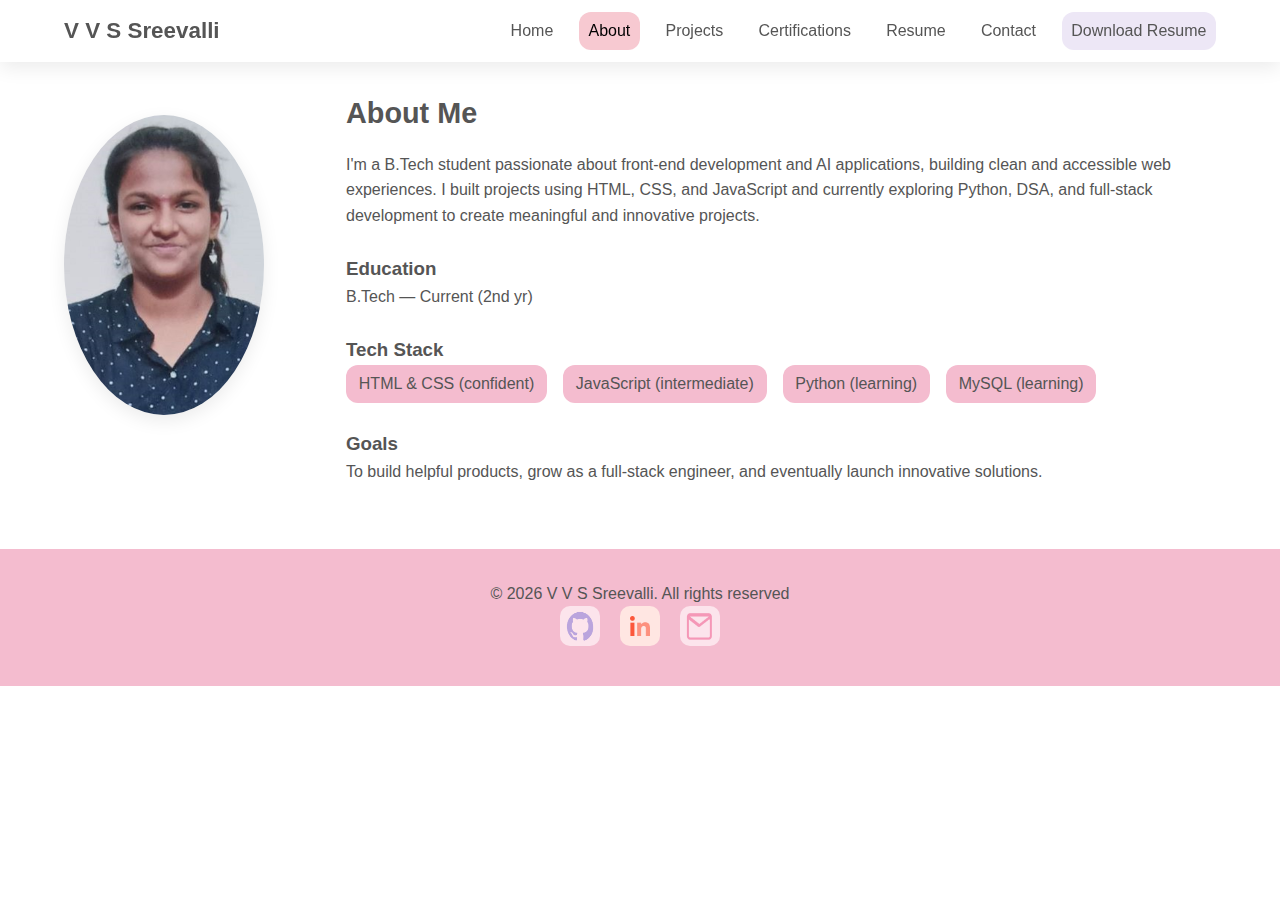
<file: about.html>
<!-- ===== FILE: about.html ===== -->
 <!doctype html>
<html lang="en">
<head>
<meta charset="utf-8">
<meta name="viewport" content="width=device-width, initial-scale=1">
<title>About — V V S Sreevalli</title>
<link rel="stylesheet" href="assets/css/style.css">
</head>
<body>
<header class="navbar fixed">
<div class="container nav-inner">
<a href="index.html" class="brand">V V S Sreevalli</a>
<nav class="nav-links" id="navLinks2">
<a href="index.html">Home</a>
<a href="about.html" class="active">About</a>
<a href="projects.html">Projects</a>
<a href="certifications.html">Certifications</a>
<a href="resume.html">Resume</a>
<a href="contact.html">Contact</a>
<a 
  class="btn small"
  href="assets/resume/Venkata_Sai_Sreevalli_Vobbilisetty_Resume.pdf"
  target="_blank"
  rel="noopener noreferrer">
  Download Resume
</a>
</nav>
<button id="navToggle2" class="hamburger" aria-label="Open navigation">☰</button>
</div>
</header>


<main>
<section class="about-hero">
  <div class="container about-inner">
    
    <div class="about-photo" data-animate>
        <br><br>
      <img src="assets/images/My-Portrait.jpg" alt="Portrait">
    </div>

    <div class="about-content" data-animate>
        <br>
      <h2>About Me</h2>
      <p>
        I'm a B.Tech student passionate about front-end development and AI applications, 
        building clean and accessible web experiences. I built projects using HTML, CSS, and JavaScript 
        and currently exploring Python, DSA, and full-stack development to create meaningful and innovative 
        projects. 
      </p>

      <div class="about-details"><br>
        <h3>Education</h3>
        <p>B.Tech — Current (2nd yr)</p><br>

        <h3>Tech Stack</h3>
        <ul class="skills-list">
          <li>HTML & CSS (confident)</li>
          <li>JavaScript (intermediate)</li>
          <li>Python (learning)</li>
          <li>MySQL (learning)</li>
        </ul><br>

        <h3>Goals</h3>
        <p>To build helpful products, grow as a full-stack engineer, and eventually launch innovative solutions.</p>
      </div>

    </div>
  </div>
</section>
</main>


<footer class="site-footer">
<div class="container footer-inner">
<p>© <span id="year2"></span> V V S Sreevalli. All rights reserved</p>
<div class="socials">
<div>
    <a href="https://github.com/VVSSreevalli" target="_blank" aria-label="GitHub">
        <img src="assets/images/github.png" alt="GitHub">
    </a>
    <a href="https://www.linkedin.com/in/vvs-sreevalli-13358b34a/" target="_blank" aria-label="LinkedIn">
        <img src="assets/images/linkedin.png" alt="LinkedIn">
    </a>
    <a href="mailto:vvssreevalli@gmail.com" aria-label="Email" target="_blank">
        <img src="assets/images/mailto.png" alt="Mail">
    </a>
</div>
</div>
</div>
</footer>


<script src="assets/js/script.js"></script>
</body>
</html>
</file>
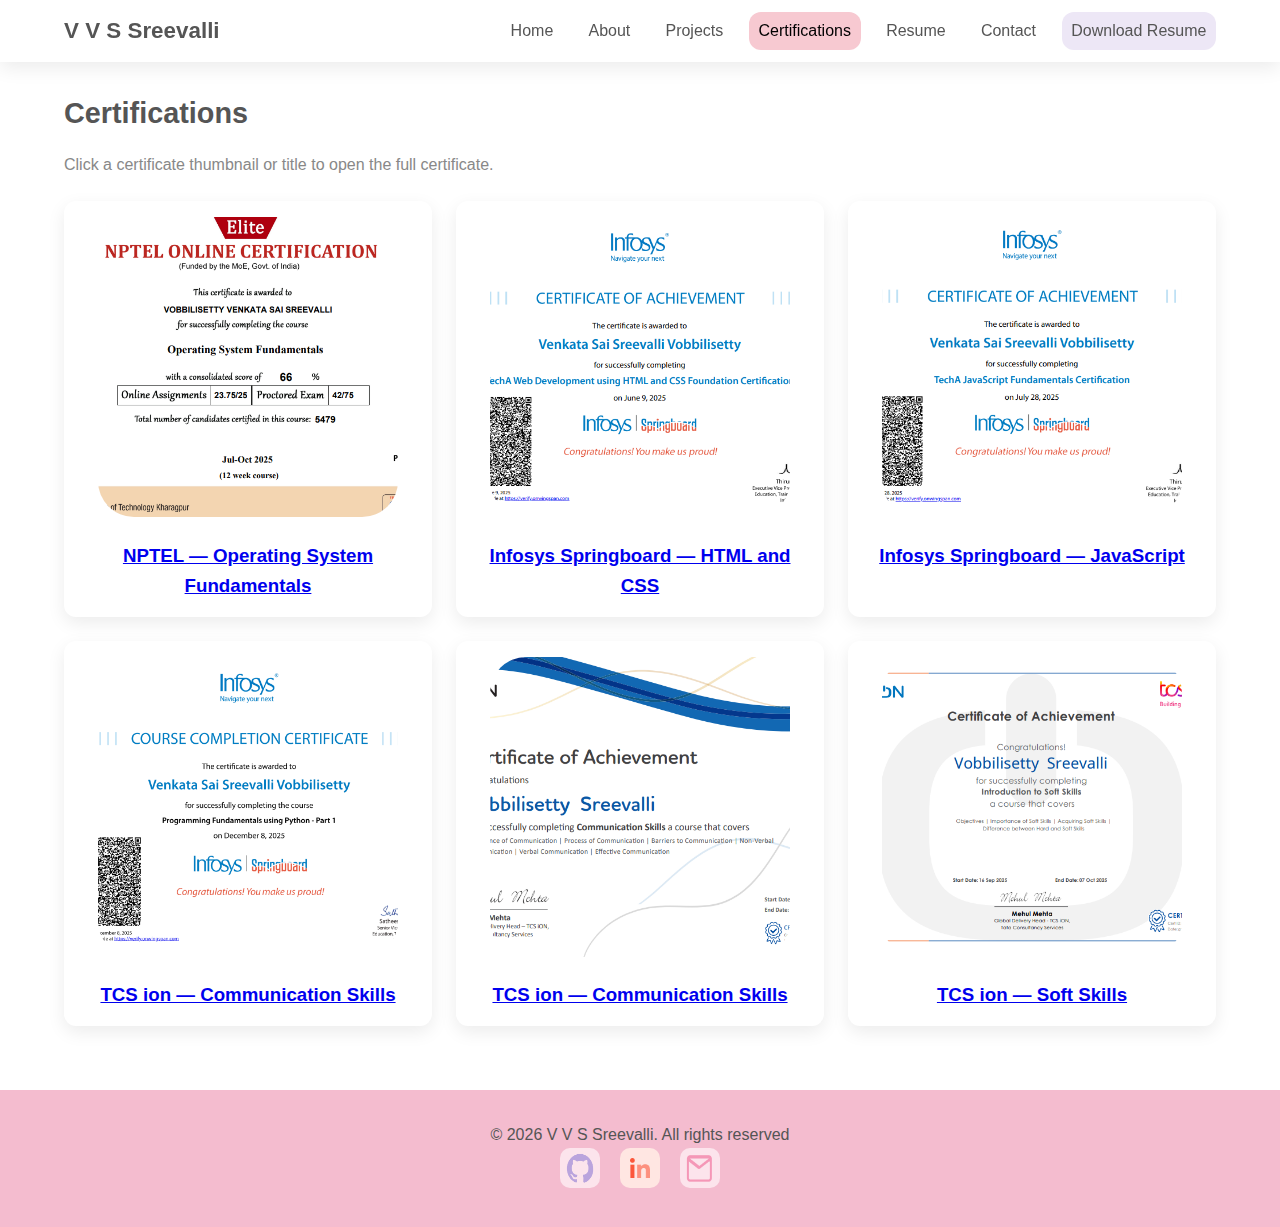
<file: certifications.html>
<!-- ===== FILE: certifications.html ===== -->
<!doctype html>
<html lang="en">
<head>
<meta charset="utf-8">
<meta name="viewport" content="width=device-width, initial-scale=1">
<title>Certifications — V V S Sreevalli</title>
<link rel="stylesheet" href="assets/css/style.css">
</head>
<body>
<header class="navbar fixed">
<div class="container nav-inner">
<a href="index.html" class="brand">V V S Sreevalli</a><nav class="nav-links">
<a href="index.html">Home</a>
<a href="about.html">About</a>
<a href="projects.html">Projects</a>
<a href="certifications.html" class="active">Certifications</a>
<a href="resume.html">Resume</a>
<a href="contact.html">Contact</a>
<a 
  class="btn small"
  href="assets/resume/Venkata_Sai_Sreevalli_Vobbilisetty_Resume.pdf"
  target="_blank"
  rel="noopener noreferrer">
  Download Resume
</a>
</nav>
<button id="navToggle4" class="hamburger" aria-label="Open navigation">☰</button>
</div>
</header>


<main>
<section class="certifications">
<div class="container"><br>
<h2>Certifications</h2>
<p class="muted">Click a certificate thumbnail or title to open the full certificate.</p>


<div class="cert-grid">
<article class="cert-card" data-animate>
<a href="assets/certs/Operating System Fundamentals.pdf" target="_blank" rel="noopener">
<img src="assets/images/Operating Systems certificate.png" alt="NPTEL Certificate">
<h3>NPTEL — Operating System Fundamentals</h3>
</a>
</article>


<article class="cert-card" data-animate>
<a href="assets/certs/HTML and CSS Foundation Certification.pdf" target="_blank" rel="noopener">
<img src="assets/images/HTML and CSS Foundation certificate.png" alt="Springboard Certificate">
<h3>Infosys Springboard — HTML and CSS</h3>
</a>
</article>

<article class="cert-card" data-animate>
<a href="assets/certs/TechA JavaScript Fundamentals Certification.pdf" target="_blank" rel="noopener">
<img src="assets/images/JavaScript Foundation certificate.png" alt="Springboard Certificate">
<h3>Infosys Springboard — JavaScript</h3>
</a>
</article>

<article class="cert-card" data-animate>
<a href="assets/certs/Programming Fundamentals using Python - Part 1- 081215.pdf" target="_blank" rel="noopener">
<img src="assets/images/Python Certification .png" alt="Springboard Certificate">
<h3>TCS ion — Communication Skills</h3>
</a>
</article>

<article class="cert-card" data-animate>
<a href="assets/certs/Communication.pdf" target="_blank" rel="noopener">
<img src="assets/images/Communication skills certificate.png" alt="Springboard Certificate">
<h3>TCS ion — Communication Skills</h3>
</a>
</article>

<article class="cert-card" data-animate>
<a href="assets/certs/SoftSkills.pdf" target="_blank" rel="noopener">
<img src="assets/images/Soft Skills Certificate.png" alt="Springboard Certificate">
<h3>TCS ion — Soft Skills</h3>
</a>
</article>


</div>
</div>
</section>
</main>


<footer class="site-footer">
<div class="container footer-inner">
<p>© <span id="year4"></span> V V S Sreevalli. All rights reserved</p>
<div class="socials">
<div>
    <a href="https://github.com/VVSSreevalli" target="_blank" aria-label="GitHub">
        <img src="assets/images/github.png" alt="GitHub">
    </a>
    <a href="https://www.linkedin.com/in/vvs-sreevalli-13358b34a/" target="_blank" aria-label="LinkedIn">
        <img src="assets/images/linkedin.png" alt="LinkedIn">
    </a>
    <a href="mailto:vvssreevalli@gmail.com" aria-label="Email" target="_blank">
        <img src="assets/images/mailto.png" alt="Mail">
    </a>
</div>
</div>
</div>
</footer>


<script src="assets/js/script.js"></script>
</body>
</html>
</file>
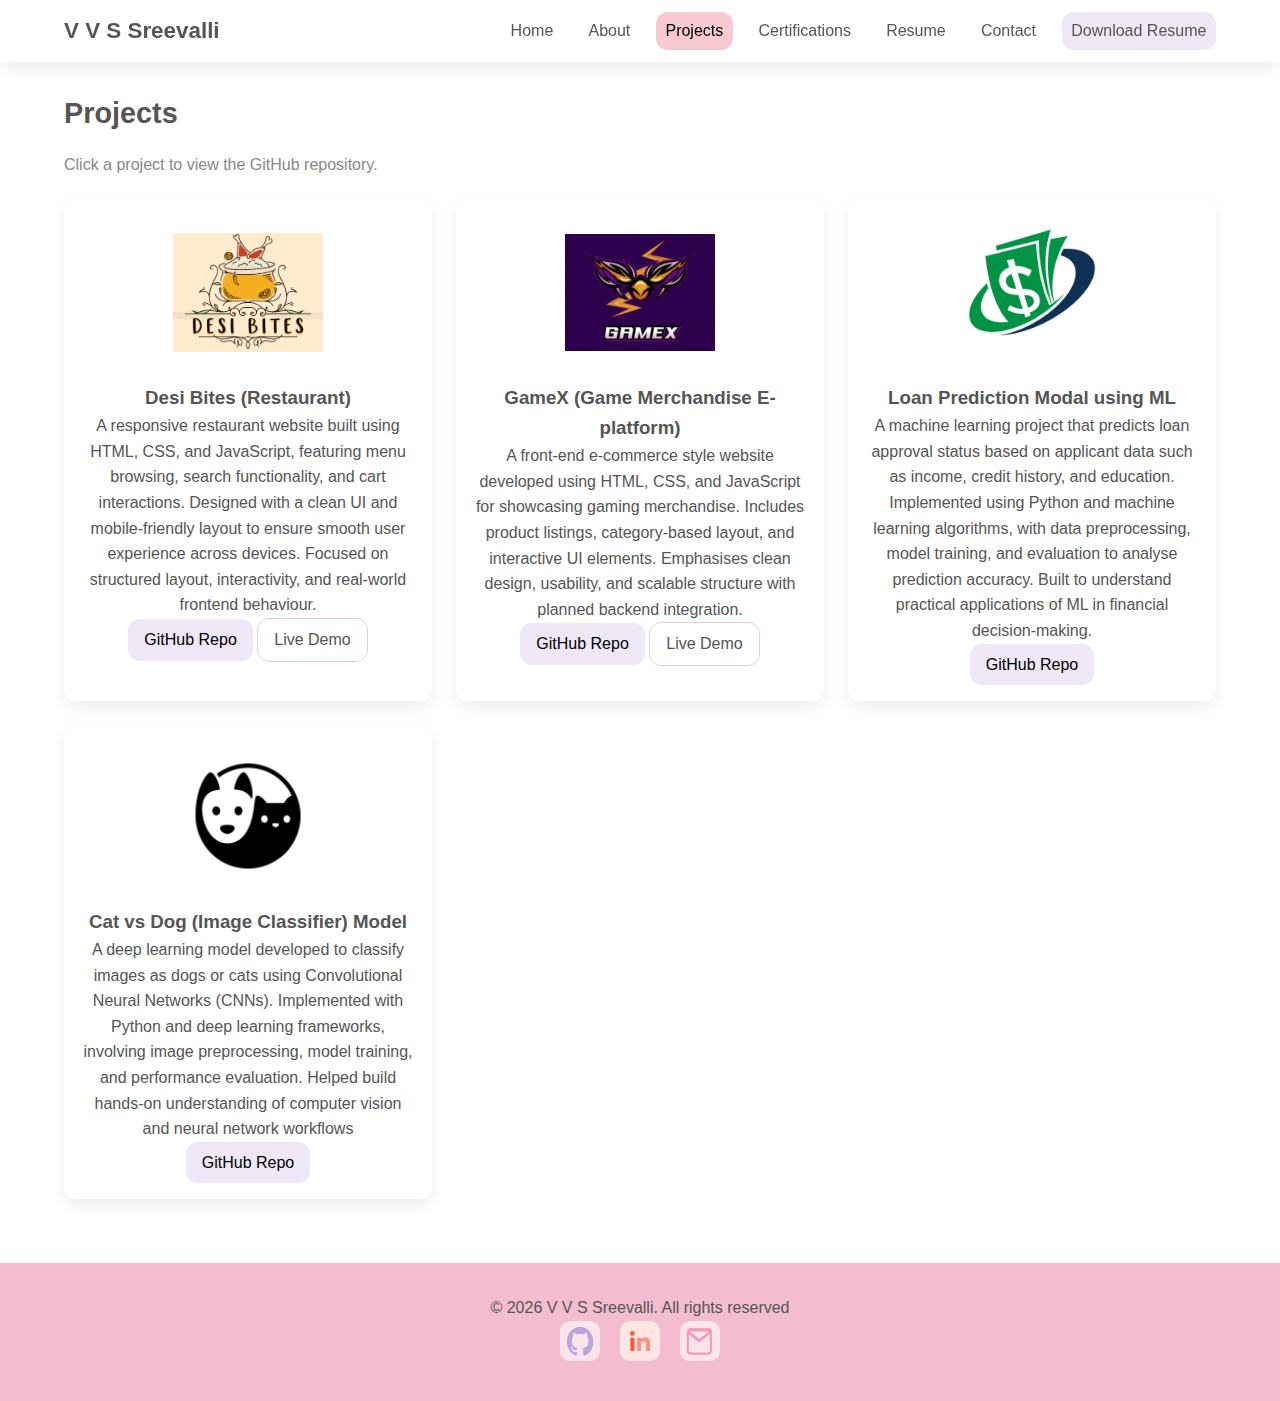
<file: projects.html>
<!-- ===== FILE: projects.html ===== -->
<!doctype html>
<html lang="en">
<head>
<meta charset="utf-8">
<meta name="viewport" content="width=device-width, initial-scale=1">
<title>Projects — V V S Sreevalli</title>
<link rel="stylesheet" href="assets/css/style.css">
</head>
<body>
<header class="navbar fixed">
<div class="container nav-inner">
<a href="index.html" class="brand">V V S Sreevalli</a>
<nav class="nav-links">
<a href="index.html">Home</a>
<a href="about.html">About</a>
<a href="projects.html" class="active">Projects</a>
<a href="certifications.html">Certifications</a>
<a href="resume.html">Resume</a>
<a href="contact.html">Contact</a>
<a 
  class="btn small"
  href="assets/resume/Venkata_Sai_Sreevalli_Vobbilisetty_Resume.pdf"
  target="_blank"
  rel="noopener noreferrer">
  Download Resume
</a>
</nav>
<button id="navToggle3" class="hamburger" aria-label="Open navigation">☰</button>
</div>
</header>


<main>
<section class="projects">
<div class="container"><br>
<h2>Projects</h2>
<p class="muted">Click a project to view the GitHub repository.</p>


<div class="projects-grid">
<article class="project-card" data-animate>
<img src="assets/images/desi-bites.jpg" alt="Project thumbnail">
<div class="project-body">
<h3>Desi Bites (Restaurant)</h3>
<p>A responsive restaurant website built using HTML, CSS, and JavaScript, featuring menu browsing, 
    search functionality, and cart interactions. Designed with a clean UI and mobile-friendly layout to ensure 
    smooth user experience across devices. Focused on structured layout, interactivity, and real-world frontend 
    behaviour.</p>
<div class="project-links">
<a href="https://github.com/VVSSreevalli/Desi-Bites" target="_blank" rel="noopener" class="btn small">GitHub Repo</a>
<a href="https://vvssreevalli.github.io/Desi-Bites/" target="_blank" rel="noopener" class="btn small ghost">Live Demo</a>
</div>
</div>
</article>

<article class="project-card" data-animate>
<img src="assets/images/GameX.jpg" alt="Project thumbnail">
<div class="project-body">
<h3>GameX (Game Merchandise E-platform)</h3>
<p>A front-end e-commerce style website developed using HTML, CSS, and JavaScript for showcasing gaming merchandise. 
    Includes product listings, category-based layout, and interactive UI elements. Emphasises clean design, usability,
     and scalable structure with planned backend integration.</p>
<div class="project-links">
<a href="https://github.com/VVSSreevalli/GameX" target="_blank" rel="noopener" class="btn small">GitHub Repo</a>
<a href="https://vvssreevalli.github.io/GameX/" target="_blank" rel="noopener" class="btn small ghost">Live Demo</a>
</div>
</div>
</article>

<article class="project-card" data-animate>
<img src="assets/images/LoanPrediction.jpg" alt="Project thumbnail">
<div class="project-body">
<h3>Loan Prediction Modal using ML </h3>
<p>A machine learning project that predicts loan approval status based on applicant data such as income, credit 
    history, and education. Implemented using Python and machine learning algorithms, with data preprocessing, 
    model training, and evaluation to analyse prediction accuracy. Built to understand practical applications of ML 
    in financial decision-making.</p>
<div class="project-links">
<a href="https://github.com/VVSSreevalli/Loan-Prediction-ML.git" target="_blank" rel="noopener" class="btn small">GitHub Repo</a>
</div>
</div>
</article>

<article class="project-card" data-animate>
<img src="assets/images/catvsdog.jpg" alt="Project thumbnail">
<div class="project-body">
<h3>Cat vs Dog (Image Classifier) Model </h3>
<p>A deep learning model developed to classify images as dogs or cats using Convolutional Neural Networks (CNNs). 
    Implemented with Python and deep learning frameworks, involving image preprocessing, model training, and 
    performance evaluation. Helped build hands-on understanding of computer vision and neural network workflows</p>
<div class="project-links">
<a href="https://github.com/VVSSreevalli/-Cats-vs-Dogs-Image-Classifier-ML.git" target="_blank" rel="noopener" class="btn small">GitHub Repo</a>
</div>
</div>
</article>

</div>
</div>
</section>
</main>


<footer class="site-footer">
<div class="container footer-inner">
<p>© <span id="year3"></span> V V S Sreevalli. All rights reserved</p>
<div class="socials">
<div>
    <a href="https://github.com/VVSSreevalli" target="_blank" aria-label="GitHub">
        <img src="assets/images/github.png" alt="GitHub">
    </a>
    <a href="https://www.linkedin.com/in/vvs-sreevalli-13358b34a/" target="_blank" aria-label="LinkedIn">
        <img src="assets/images/linkedin.png" alt="LinkedIn">
    </a>
    <a href="mailto:vvssreevalli@gmail.com" aria-label="Email" target="_blank">
        <img src="assets/images/mailto.png" alt="Mail">
    </a>
</div>
</div>
</div>
</footer>


<script src="assets/js/script.js"></script>
</body>
</html>
</file>
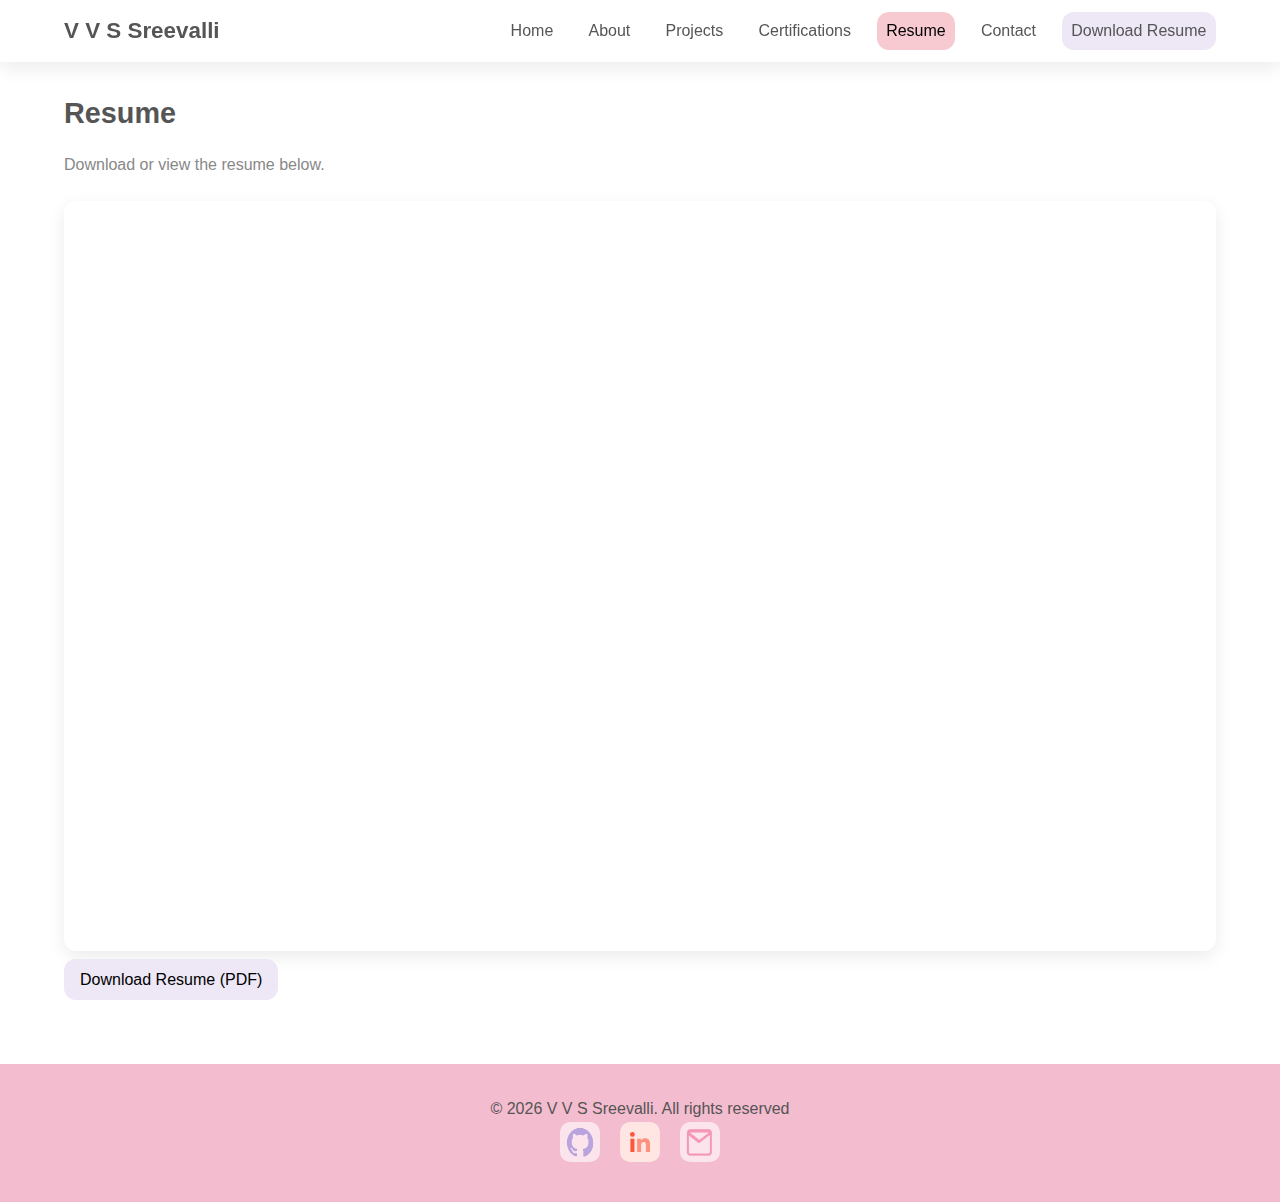
<file: resume.html>
<!doctype html>
<html lang="en">
<head>
<meta charset="utf-8">
<meta name="viewport" content="width=device-width, initial-scale=1">
<title>Resume — V V S Sreevalli</title>
<link rel="stylesheet" href="assets/css/style.css">
</head>
<body>
<header class="navbar fixed">
<div class="container nav-inner">
<a href="index.html" class="brand">V V S Sreevalli</a>
<nav class="nav-links">
<a href="index.html">Home</a>
<a href="about.html">About</a>
<a href="projects.html">Projects</a>
<a href="certifications.html">Certifications</a>
<a href="resume.html" class="active">Resume</a>
<a href="contact.html">Contact</a>
<a 
  class="btn small"
  href="assets/resume/Venkata_Sai_Sreevalli_Vobbilisetty_Resume.pdf"
  target="_blank"
  rel="noopener noreferrer">
  Download Resume
</a>
</nav>
<button id="navToggle5" class="hamburger" aria-label="Open navigation">☰</button>
</div>
</header>


<main>
<section class="resume-section">
<div class="container"><br>
<h2>Resume</h2>
<p class="muted">Download or view the resume below.</p>


<div class="resume-embed">
<!-- Replace the PDF path with your actual resume file -->
<iframe src="assets/resume/Venkata_Sai_Sreevalli_Vobbilisetty_Resume.pdf#toolbar=0&navpanes=0&scrollbar=0" title="Resume" frameborder="0" 
></iframe>
</div>


<div class="download-row">
<a 
  class="btn"
  href="assets/resume/Venkata_Sai_Sreevalli_Vobbilisetty_Resume.pdf"
  target="_blank"
  rel="noopener noreferrer">
  Download Resume (PDF)
</a>
</div>
</div>
</section>
</main>


<footer class="site-footer">
<div class="container footer-inner">
<p>© <span id="year5"></span> V V S Sreevalli. All rights reserved</p>
<div class="socials">
<div>
    <a href="https://github.com/VVSSreevalli" target="_blank" aria-label="GitHub">
        <img src="assets/images/github.png" alt="GitHub">
    </a>
    <a href="https://www.linkedin.com/in/vvs-sreevalli-13358b34a/" target="_blank" aria-label="LinkedIn">
        <img src="assets/images/linkedin.png" alt="LinkedIn">
    </a>
    <a href="mailto:vvssreevalli@gmail.com" aria-label="Email" target="_blank">
        <img src="assets/images/mailto.png" alt="Mail">
    </a>
</div>
</div>
</div>
</footer>


<script src="assets/js/script.js"></script>
</body>
</html>
</file>
<file: assets/css/style.css>
/* ===== GLOBAL STYLES ===== */
:root {
    --color-primary: #f4bccf; /* Baby Pink */
    --color-accent: #f7c9d1;  /* Lilac */
    --color-bg: #ffffff;       /* White background */
    --color-text: #555555;     /* Grey text */
    --color-btn-bg: #ede7f6;
    --color-btn-hover: #dd668e;
    --transition-speed: 0.3s;
    --radius: 12px;
    --shadow-soft: 0 6px 18px rgba(0, 0, 0, 0.08);
    --container-max: 1200px;
    --spacing: 1.5rem;
    --font-primary: 'Inter', sans-serif;
}

/* Reset & Base */
* {
    margin: 0;
    padding: 0;
    box-sizing: border-box;
}

html { scroll-behavior: smooth; }

body {
    font-family: var(--font-primary);
    background-color: var(--color-bg);
    color: var(--color-text);
    line-height: 1.6;
    font-weight: 400;
}

/* ===== CONTAINER ===== */
.container {
    width: 90%;
    max-width: var(--container-max);
    margin: 0 auto;
}

/* ===== NAVBAR ===== */
.navbar {
    position: fixed;
    top: 0;
    left: 0;
    width: 100%;
    background: var(--color-bg);
    padding: 0.75rem 0;
    box-shadow: var(--shadow-soft);
    z-index: 1000;
    display: flex;
    align-items: center;
}

.nav-inner {
    display: flex;
    justify-content: space-between;
    align-items: center;
}

.navbar .brand {
    font-weight: 700;
    font-size: 1.4rem;
    color: var(--color-text);
    text-decoration: none;
}

.nav-links {
    display: flex;
    align-items: center;
    gap: 1rem;
}

.nav-links a {
    text-decoration: none;
    color: var(--color-text);
    font-weight: 500;
    padding: 0.4rem 0.6rem;
    border-radius: var(--radius);
    transition: background var(--transition-speed);
}

.nav-links a:hover,
.nav-links a.active {
    background-color: var(--color-accent);
    color: #000;
}

.hamburger {
    display: none;
    font-size: 1.6rem;
    background: none;
    border: none;
    cursor: pointer;
}

/* ===== HERO ===== */
.hero {
    padding: 8rem 0 4rem;
    display: flex;
    align-items: center;
    justify-content: center;
    gap: 2rem;
}

.hero-text h1 {
    font-size: 2rem;
    margin-bottom: 1rem;
}

.hero-text .accent { color: #e57474; }

.hero-text .lead {
    font-size: 1.1rem;
    margin-bottom: 1.5rem;
    color: #666;
}

.hero-cta .btn { margin-right: 1rem; }


.hero-inner {
    display: flex;
    align-items: center;
    gap: 2rem;
}


.hero-inner img {
    width: 200px;
    height: 300px;
    border-radius: 50% / 50%;
    object-fit: cover;
    box-shadow: var(--shadow-soft);
}


/* ===== BUTTONS ===== */
.btn {
    display: inline-block;
    padding: 0.5rem 1rem;
    background-color: var(--color-btn-bg);
    color: #000;
    border-radius: var(--radius);
    text-decoration: none;
    font-weight: 500;
    transition: all var(--transition-speed);
}

.btn.ghost {
    background: none;
    border: 1px solid var(--color-accent);
    color: var(--color-text);
}

.btn:hover {
    background-color: var(--color-btn-hover);
    transform: translateY(-2px);
}

/* ===== SECTIONS ===== */
section { padding: 4rem 0; }

h2 {
    font-size: 1.8rem;
    margin-bottom: 1rem;
}

p.muted {
    color: #888;
    margin-bottom: 1.5rem;
}

/* ===== SHARED CARD STYLES ===== */
.card,
.project-card,
.cert-card {
    background: var(--color-bg);
    border-radius: var(--radius);
    box-shadow: var(--shadow-soft);
    padding: 1rem;
    transition: transform var(--transition-speed), box-shadow var(--transition-speed);
}

.card:hover,
.project-card:hover,
.cert-card:hover {
    transform: translateY(-5px);
    box-shadow: 0 14px 28px rgb(237, 55, 161);
    color: #fa0cc3;
}

.card.mini { text-align: center; }

/* ===== PROJECT & CERTIFICATE CARDS ===== */
.project-card,
.cert-card {
    position: relative;
    overflow: hidden;
    display: flex;
    flex-direction: column;
    align-items: center;
    text-align: center;
}

.project-card img {
    width: 150px;
    height: 150px;
    object-fit: contain;
    margin-bottom: 1rem;
    border-radius: 12px;
}

.cert-card img {
    width: 250px;
    height: 250px;
    object-fit: contain;
    margin-bottom: 1rem;
    border-radius: 12px;
}

.project-card::after,
.cert-card::after {
    content: '';
    position: absolute;
    top: -50%;
    left: -50%;
    width: 200%;
    height: 200%;
    background: radial-gradient(circle, var(--color-accent) 0%, transparent 70%);
    opacity: 0;
    transition: opacity 0.5s ease, transform 0.5s ease;
    pointer-events: none;
}

.project-card:hover::after,
.cert-card:hover::after {
    opacity: 0.25;
    transform: scale(1.1);
    box-shadow: 0 14px 28px rgb(237, 55, 161);
    color: #dd668e;
}

/* ===== GRIDS ===== */
.grid-3 {
    display: grid;
    grid-template-columns: repeat(auto-fit, minmax(220px, 1fr));
    gap: var(--spacing);
}

.projects-grid {
    display: grid;
    grid-template-columns: repeat(3, 1fr);
    gap: var(--spacing);
}

.cert-grid {
    display: grid;
    grid-template-columns: repeat(3, 1fr);
    gap: var(--spacing);
}

/* ===== IMAGES ===== */
.hero-visual img,
.about-photo img{
    width: 200px;
    height: 300px;
    border-radius: 50%;
    object-fit: cover;
}

.cert-card img {
    width: 300px;
    height: 300px;
    border-radius: 12%;
    /* border: solid 1px  #000; */
    object-fit: cover;
}

/* ===== ABOUT PAGE ===== */
.about-hero,
.about-inner {
    display: flex;
    gap: 2rem;
    flex-wrap: wrap;
}

.about-photo {
    flex: 0 0 250px;
    max-width: 250px;
}

.about-photo img {
    width: 200px;
    height: 300px;
    border-radius: 50%;
    box-shadow: var(--shadow-soft);
}

.about-content { flex: 1 1 400px; }

.skills-list {
    list-style: none;
    display: flex;
    flex-wrap: wrap;
    gap: 0.5rem 1rem;
}

.skills-list li {
    background: var(--color-primary);
    padding: 0.4rem 0.8rem;
    border-radius: var(--radius);
}

/* ===== RESUME ===== */
.resume-embed iframe {
    width: 100%;
    height: 600px;
    border-radius: var(--radius);
    box-shadow: var(--shadow-soft);
}

/* ===== CONTACT FORM ===== */
form {
    display: grid;
    gap: 1rem;
}

form input,
form textarea {
    width: 100%;
    padding: 0.6rem;
    border: 1px solid #f19cdd;
    border-radius: var(--radius);
    font-family: var(--font-primary);
}

form button { width: max-content; }

/* ===== FOOTER ===== */
.site-footer {
    background: var(--color-primary);
    padding: 2rem 0;
    text-align: center;
    color: var(--color-text);
}

.site-footer a {
    color: var(--color-text);
    margin: 0 0.5rem;
    text-decoration: none;
}

.site-footer a:hover { color: #000; }

.site-footer img {
    width: 40px;
    height: 40px;
    border-radius: 10px;
}

/* ===== ANIMATIONS ===== */
[data-animate] {
    opacity: 0;
    transform: translateY(20px);
    transition: all 0.6s ease-out;
}

[data-animate].active {
    opacity: 1;
    transform: translateY(0);
}

/* ===== CONTACT SOCIALS ===== */
.contact-socials {
    margin-top: 30px;
    display: flex;
    padding-left: 75px;
    gap: 20px;
}

.contact-socials a img {
    width: 40px;
    height: 40px;
    border-radius: 10px;
    transition: transform 0.3s ease, filter 0.3s ease, box-shadow 0.3s ease;
}

.contact-socials a img:hover {
    transform: scale(1.15);
    box-shadow: 0 0 10px rgba(255, 182, 255, 0.5);
    border-radius: 50%;
}

/* ===== RESPONSIVE ===== */
@media (max-width: 768px) {
    .hero,
    .about-hero,
    .hero-inner,
    .about-inner {
        flex-direction: column;
        text-align: center;
    }

    .nav-links {
        display: none;
        flex-direction: column;
        gap: 1rem;
        background: var(--color-bg);
        position: absolute;
        top: 60px;
        right: 20px;
        padding: 1rem;
        border-radius: var(--radius);
        box-shadow: var(--shadow-soft);
    }

    .nav-links.active { display: flex; }

    .hamburger { display: block; }

    .projects-grid,
    .cert-grid {
        grid-template-columns: 1fr;
    }
}

.success-banner {
    display: none;
    background: #a8e6a2; /* soft green */
    color: #2a4d2a; 
    padding: 14px 18px;
    border-radius: 10px;
    margin-bottom: 18px;
    font-weight: 500;
    box-shadow: var(--shadow);
    animation: fadeInOut 4s ease;
}

.error-banner {
    display: none;
    background: #ffcccc; /* soft red/pink */
    color: #6b2a2a;
    padding: 14px 18px;
    border-radius: 10px;
    margin-bottom: 18px;
    font-weight: 500;
    box-shadow: var(--shadow);
    animation: fadeInOut 4s ease;
}


@keyframes fadeInOut {
    0% { opacity: 0; transform: translateY(-6px); }
    10% { opacity: 1; transform: translateY(0); }
    90% { opacity: 1; }
    100% { opacity: 0; transform: translateY(-6px); }
}

#submitBtn {
    position: relative;
    display: flex;
    align-items: center;
    gap: 8px;
}

#submitBtn:disabled {
    opacity: 0.6;
    cursor: not-allowed;
}

.loader {
    width: 14px;
    height: 14px;
    border: 2px solid transparent;
    border-top-color: #ffcccc;
    border-radius: 50%;
    animation: spin 0.7s linear infinite;
    display: none;
}

@keyframes spin {
    0% { transform: rotate(0deg); }
    100% { transform: rotate(360deg); }
}


.resume-embed iframe {
  width: 100%;
  height: 750px;
  border-radius: 12px;
}
</file>
